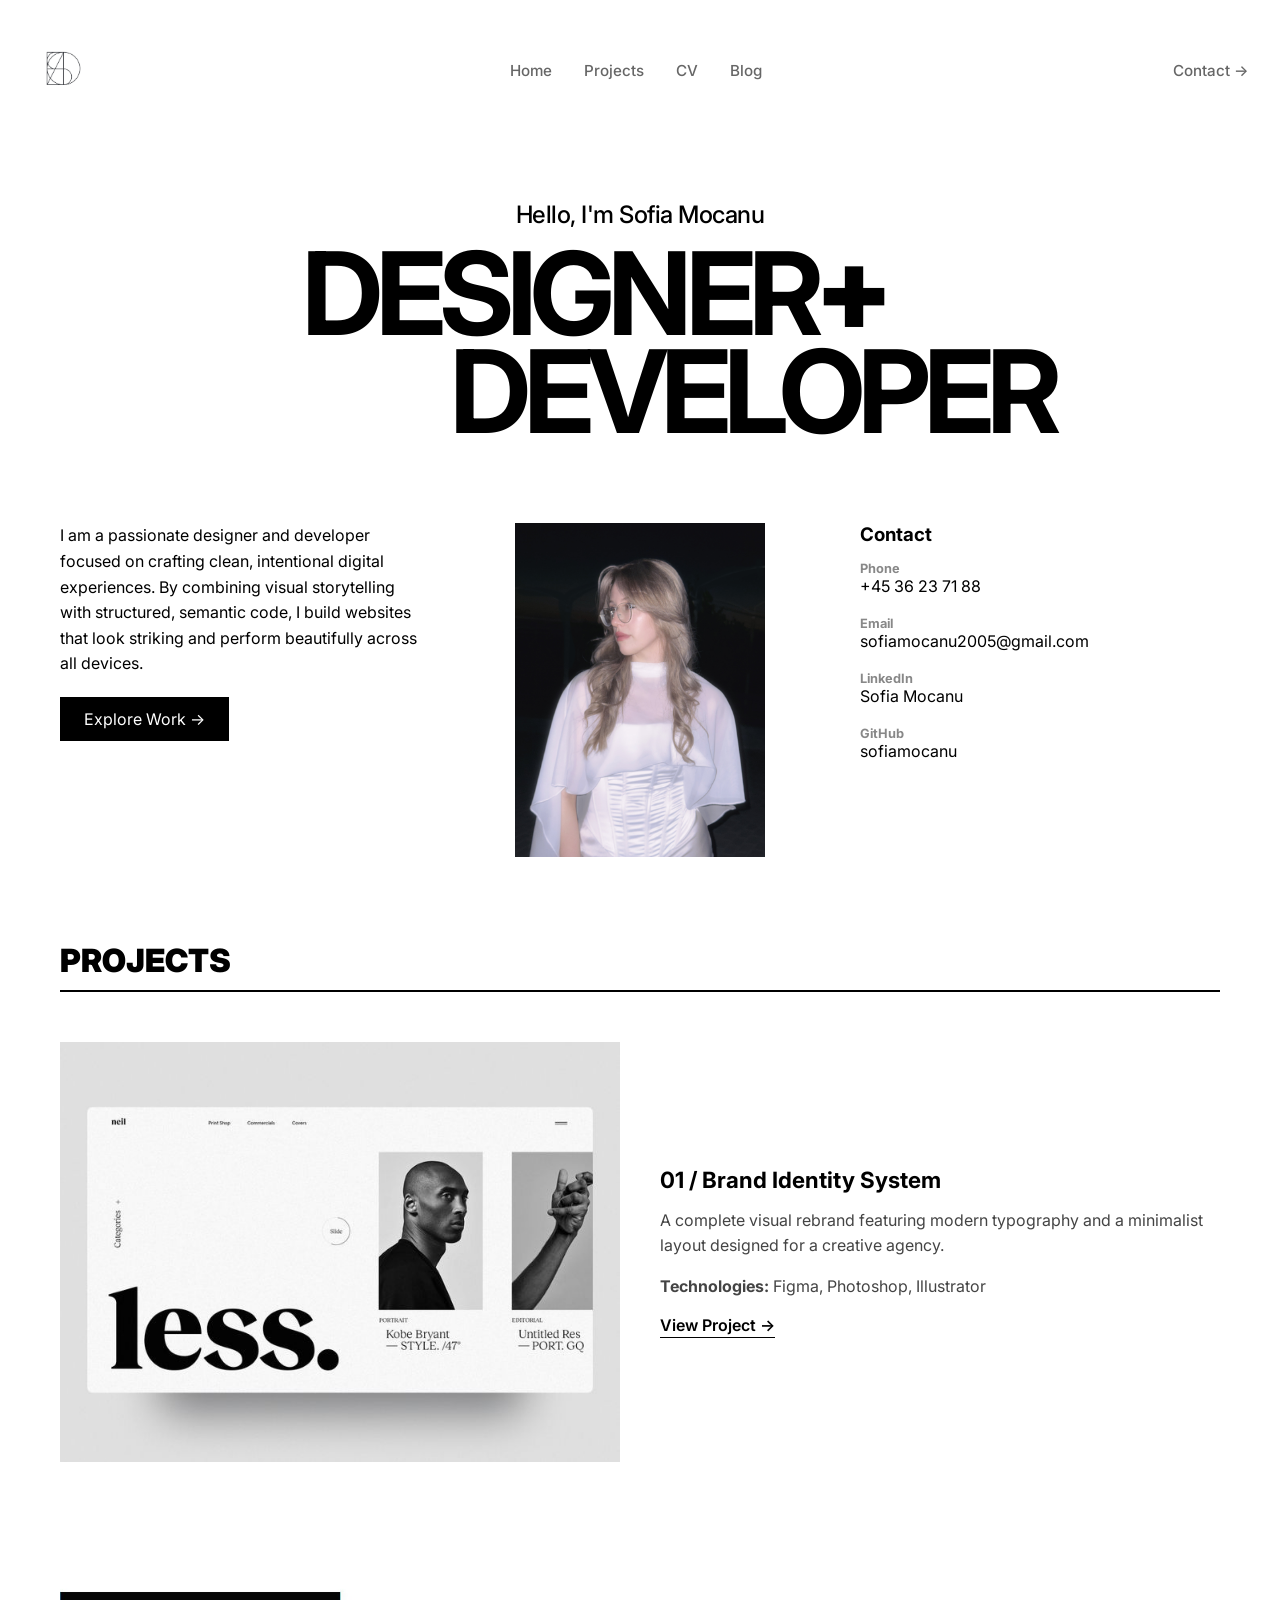
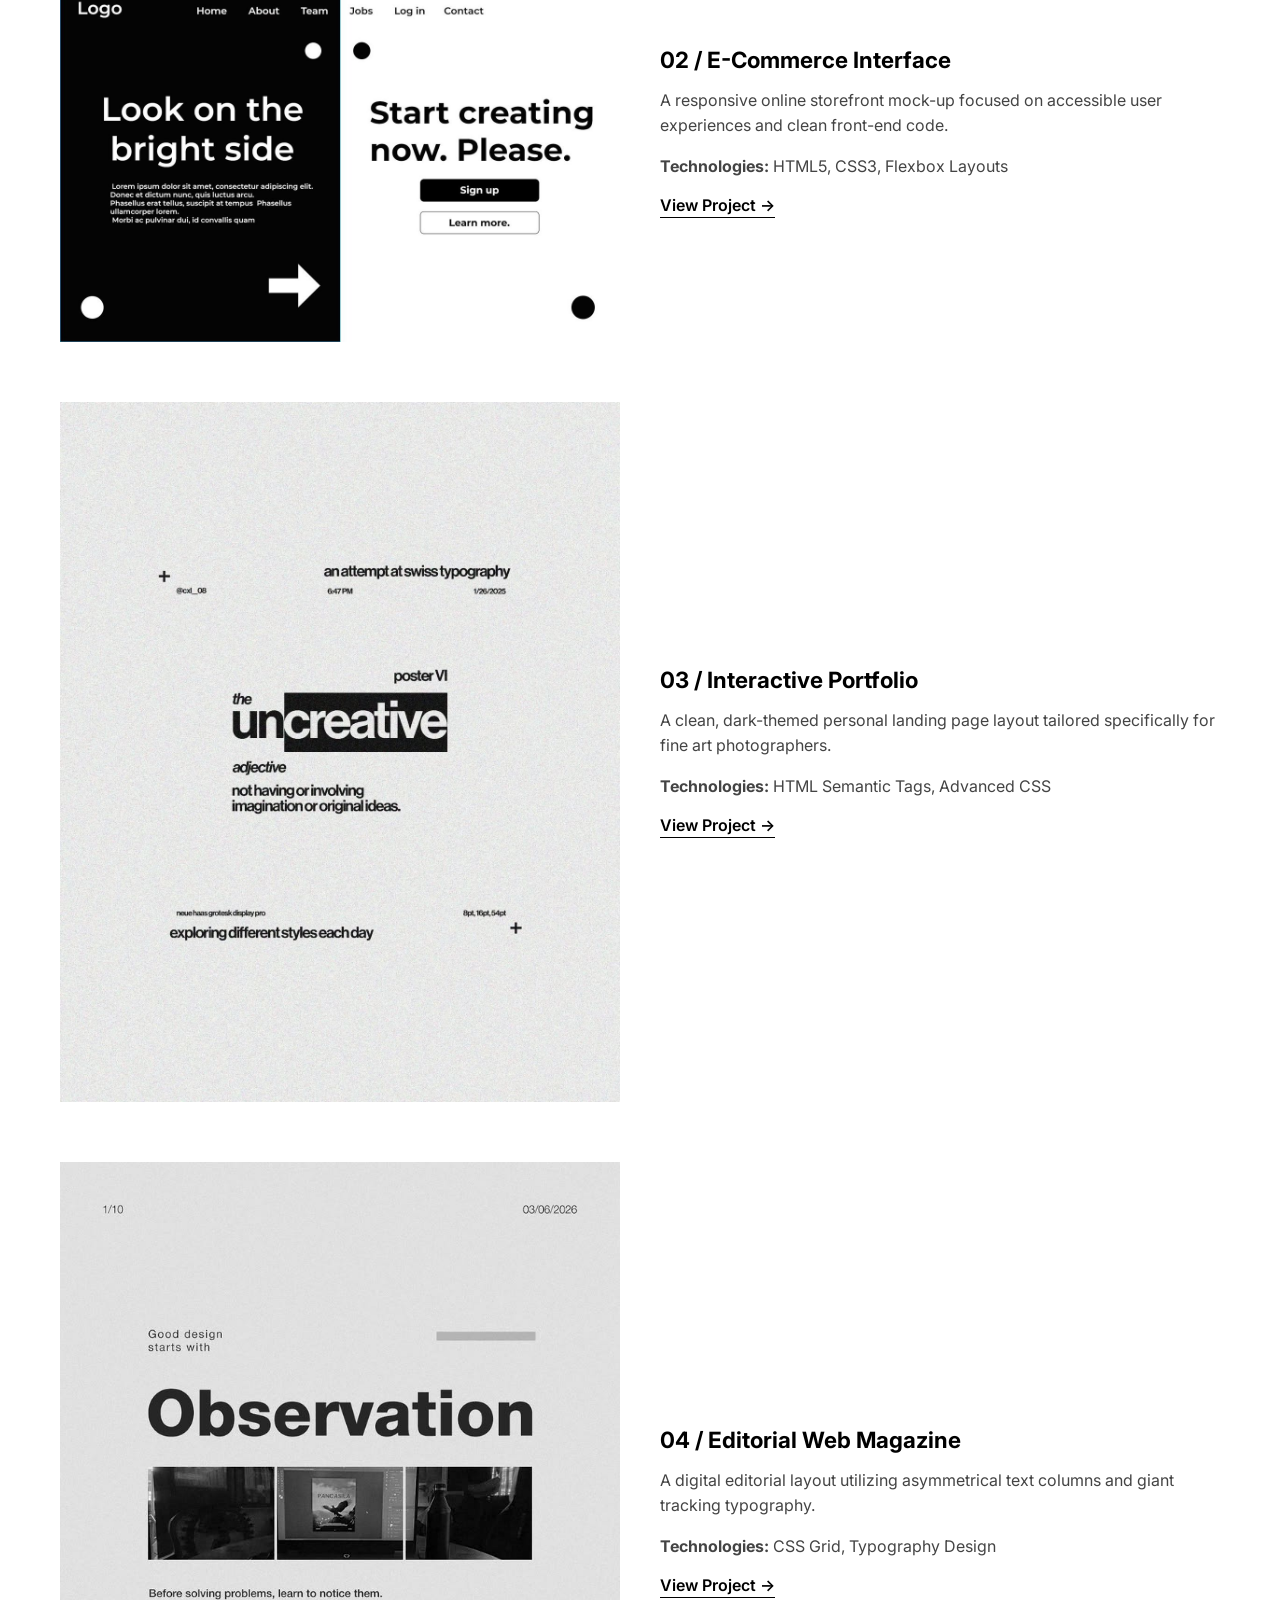
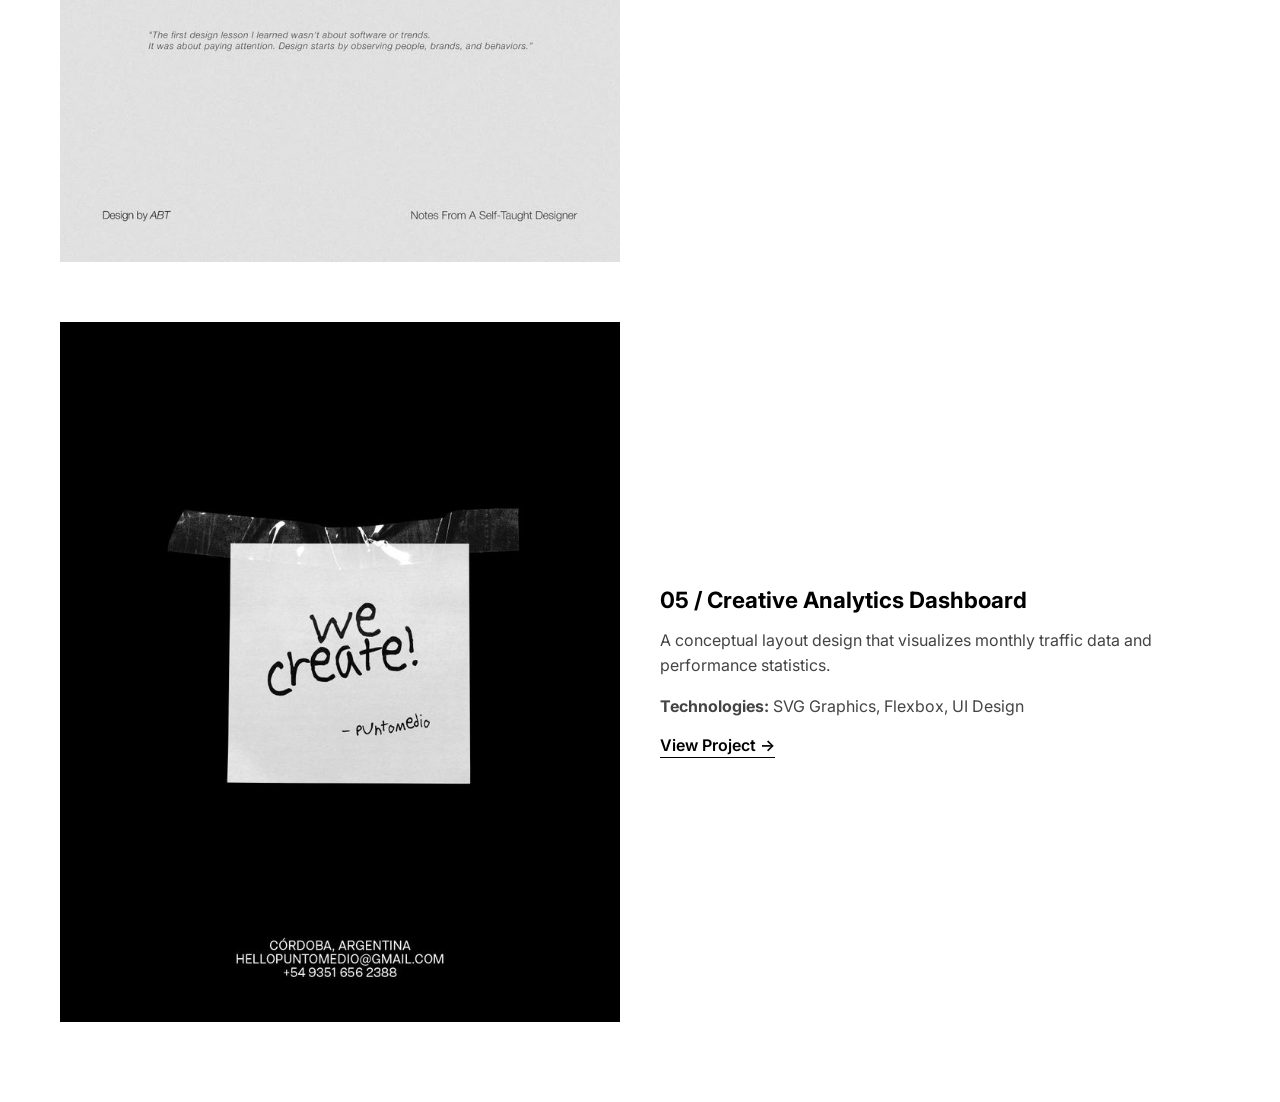
<file: index.html>
<!DOCTYPE html>
<html lang="en">
<head>
    <meta charset="UTF-8">
    <meta name="viewport" content="width=device-width, initial-scale=1.0">
    <title>About me</title>
    <link rel="preconnect" href="https://googleapis.com">
    <link rel="preconnect" href="https://gstatic.com" crossorigin>
    <link href="https://fonts.googleapis.com/css2?family=Inter:wght@400;500;700;900&display=swap" rel="stylesheet">
    <link rel="stylesheet" href="css/style.css">
</head>
<body>
    <nav>
        <a href="index.html" class="logo">
            <img src="images/LogoS.png" alt="Sofia" class="logo-image">
         </a> <!-- my logo that sits on the left -->

        <ul class = "nav-bar">
            <li><a href="index.html">Home</a></li>
            <li><a href="portfolio.html">Projects</a></li>
            <li><a href="cv.html">CV</a></li>
            <li><a href="blog.html">Blog</a></li>
        </ul>
        <a href="#contact" class="nav-button">Contact &rarr;</a>
        <!-- Contact button with arrow -->
    </nav>

    <main>
        <section class="big-text">
            <p class="big-subtitle">Hello, I'm Sofia Mocanu</p>
            <h1 class="very-big-text">
                <span class="line-one">DESIGNER<span class="plus-sign"> +</span></span>
                <span class="line-two">DEVELOPER</span>
                <!-- Encapsulated the + sign in span to isolate it so I can resize it however i want without changing the size of the text -->    
            </h1>
            <h2 style="display: none;"></h2>
        </section>

        <section class="profile" id="contact">
            <div class="bio">
                <p>
                    I am a passionate designer and developer focused on crafting clean, intentional 
                    digital experiences. By combining visual storytelling with structured, semantic 
                    code, I build websites that look striking and perform beautifully across all devices.
                </p>
                <a href="portfolio.html" class="explore-work-button">Explore Work &rarr;</a>
            </div>    

            <div class="image-profile">
                <img src="images/IMG_6511.JPG" alt="Sofia Mocanu" class="profile-pic">
            </div>


            <div class="contact">
                <h3 class="contact-title">Contact</h3>
                <ul>
            <li>
                <div>
                    <strong>Phone</strong>
                    <a href="tel:+4536237188">+45 36 23 71 88</a>
                </div>
            </li>
            <li>
                <div>
                    <strong>Email</strong>
                    <a href="mailto:sofiamocanu2005@gmail.com">sofiamocanu2005@gmail.com</a>
                </div>
            </li>
            <li>
                <div>
                    <strong>LinkedIn</strong>
                    <a href="https://www.linkedin.com/in/sofia-mocanu-10800042b/" target="_blank" rel="noopener">Sofia Mocanu</a>
                </div>
            </li>
            <li>
                <div>
                    <strong>GitHub</strong>
                    <a href="https://github.com/sofiamocanu" target="_blank" rel="noopener">sofiamocanu</a>
                </div>
            </li>
        </ul>
            </div>
        </section>

    
    <!--Projects section -->
    <section class="projects">
    
        <h2>PROJECTS</h2>

    <!-- Project 1 -->
        <div class="project-row">
            <div>
                <img src="images/Project1.jpg" alt="Project One">
            </div>
            <div>
                <h3>01 / Brand Identity System</h3>
                <p>A complete visual rebrand featuring modern typography and a minimalist layout designed for a creative agency.</p>
                <p><strong>Technologies:</strong> Figma, Photoshop, Illustrator</p>
                <a href="https://github.com" target="_blank" rel="noopener">View Project &rarr;</a>
            </div>
        </div>

    <!-- Project 2 -->
        <div class="project-row">
            <div>
                <img src="images/Project2.jpg" alt="Project Two">
            </div>
            <div>
                <h3>02 / E-Commerce Interface</h3>
                <p>A responsive online storefront mock-up focused on accessible user experiences and clean front-end code.</p>
                <p><strong>Technologies:</strong> HTML5, CSS3, Flexbox Layouts</p>
                <a href="https://github.com" target="_blank" rel="noopener">View Project &rarr;</a>
            </div>
        </div>

    <!-- Project 3 -->
        <div class="project-row">
            <div>
                <img src="images/Project3.jpg" alt="Project Three">
            </div>
            <div>
                <h3>03 / Interactive Portfolio</h3>
                <p>A clean, dark-themed personal landing page layout tailored specifically for fine art photographers.</p>
                <p><strong>Technologies:</strong> HTML Semantic Tags, Advanced CSS</p>
                <a href="https://github.com" target="_blank" rel="noopener">View Project &rarr;</a>
            </div>
        </div>

    <!-- Project 4 -->
        <div class="project-row">
            <div>
                <img src="images/Project4.jpg" alt="Project Four">
            </div>
            <div>
                <h3>04 / Editorial Web Magazine</h3>
                <p>A digital editorial layout utilizing asymmetrical text columns and giant tracking typography.</p>
                <p><strong>Technologies:</strong> CSS Grid, Typography Design</p>
                <a href="https://github.com" target="_blank" rel="noopener">View Project &rarr;</a>
            </div>
        </div>

    <!-- Project 5 -->
        <div class="project-row">
            <div>
                <img src="images/Project5.jpg" alt="Project Five">
            </div>
            <div>
                <h3>05 / Creative Analytics Dashboard</h3>
                <p>A conceptual layout design that visualizes monthly traffic data and performance statistics.</p>
                <p><strong>Technologies:</strong> SVG Graphics, Flexbox, UI Design</p>
                <a href="https://github.com" target="_blank" rel="noopener">View Project &rarr;</a>
            </div>
        </div>

    </section>


    </main>
</body>
</html>
</file>
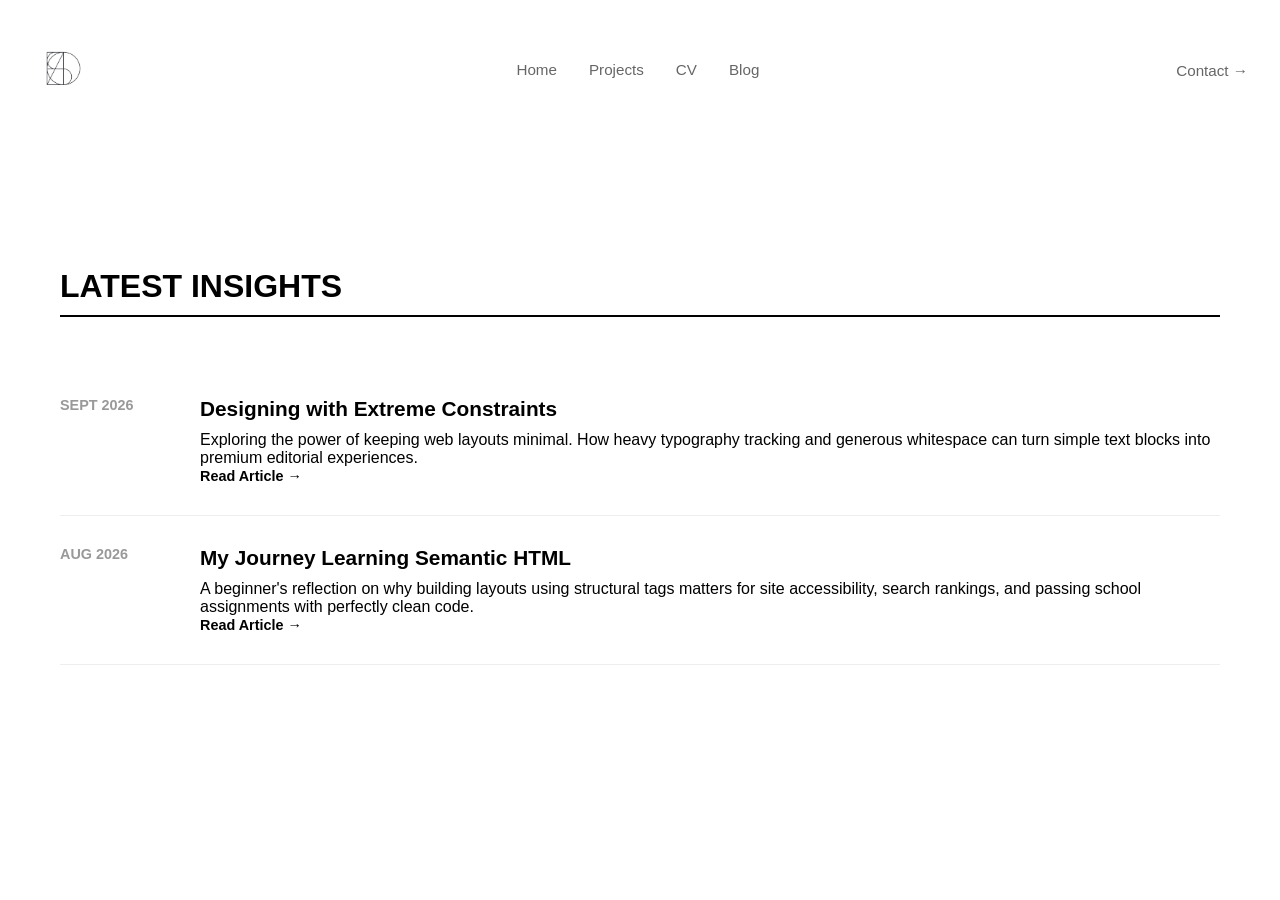
<file: blog.html>
<!DOCTYPE html>
<html lang="en">
<head>
    <meta charset="UTF-8">
    <meta name="viewport" content="width=device-width, initial-scale=1.0">
    <title>Blog</title>
    <link rel="stylesheet" href="css/style.css">
</head>
<body>
    <nav>
        <a href="index.html" class="logo">
            <img src="images/LogoS.png" alt="Sofia" class="logo-image">
         </a> <!-- my logo that sits on the left -->

        <ul class = "nav-bar">
            <li><a href="index.html">Home</a></li>
            <li><a href="portfolio.html">Projects</a></li>
            <li><a href="cv.html">CV</a></li>
            <li><a href="blog.html">Blog</a></li>
        </ul>
        <a href="#contact" class="nav-button">Contact &rarr;</a>
        <!-- contact button with arrow -->
    </nav>

    <section class="blog">
    
    <h2>LATEST INSIGHTS</h2>
   <!-- post 1 on blog -->
    <div>
        <time>Sept 2026</time>
        <div>
            <h3>Designing with Extreme Constraints</h3>
            <p>Exploring the power of keeping web layouts minimal. How heavy typography tracking and generous whitespace can turn simple text blocks into premium editorial experiences.</p>
            <a href="blog.html">Read Article &rarr;</a>
        </div>
    </div>

    <!-- post 2 on blog -->
    <div>
        <time>Aug 2026</time>
        <div>
            <h3>My Journey Learning Semantic HTML</h3>
            <p>A beginner's reflection on why building layouts using structural tags matters for site accessibility, search rankings, and passing school assignments with perfectly clean code.</p>
            <a href="blog.html">Read Article &rarr;</a>
        </div>
    </div>

</section>
</body>
</html>
</file>
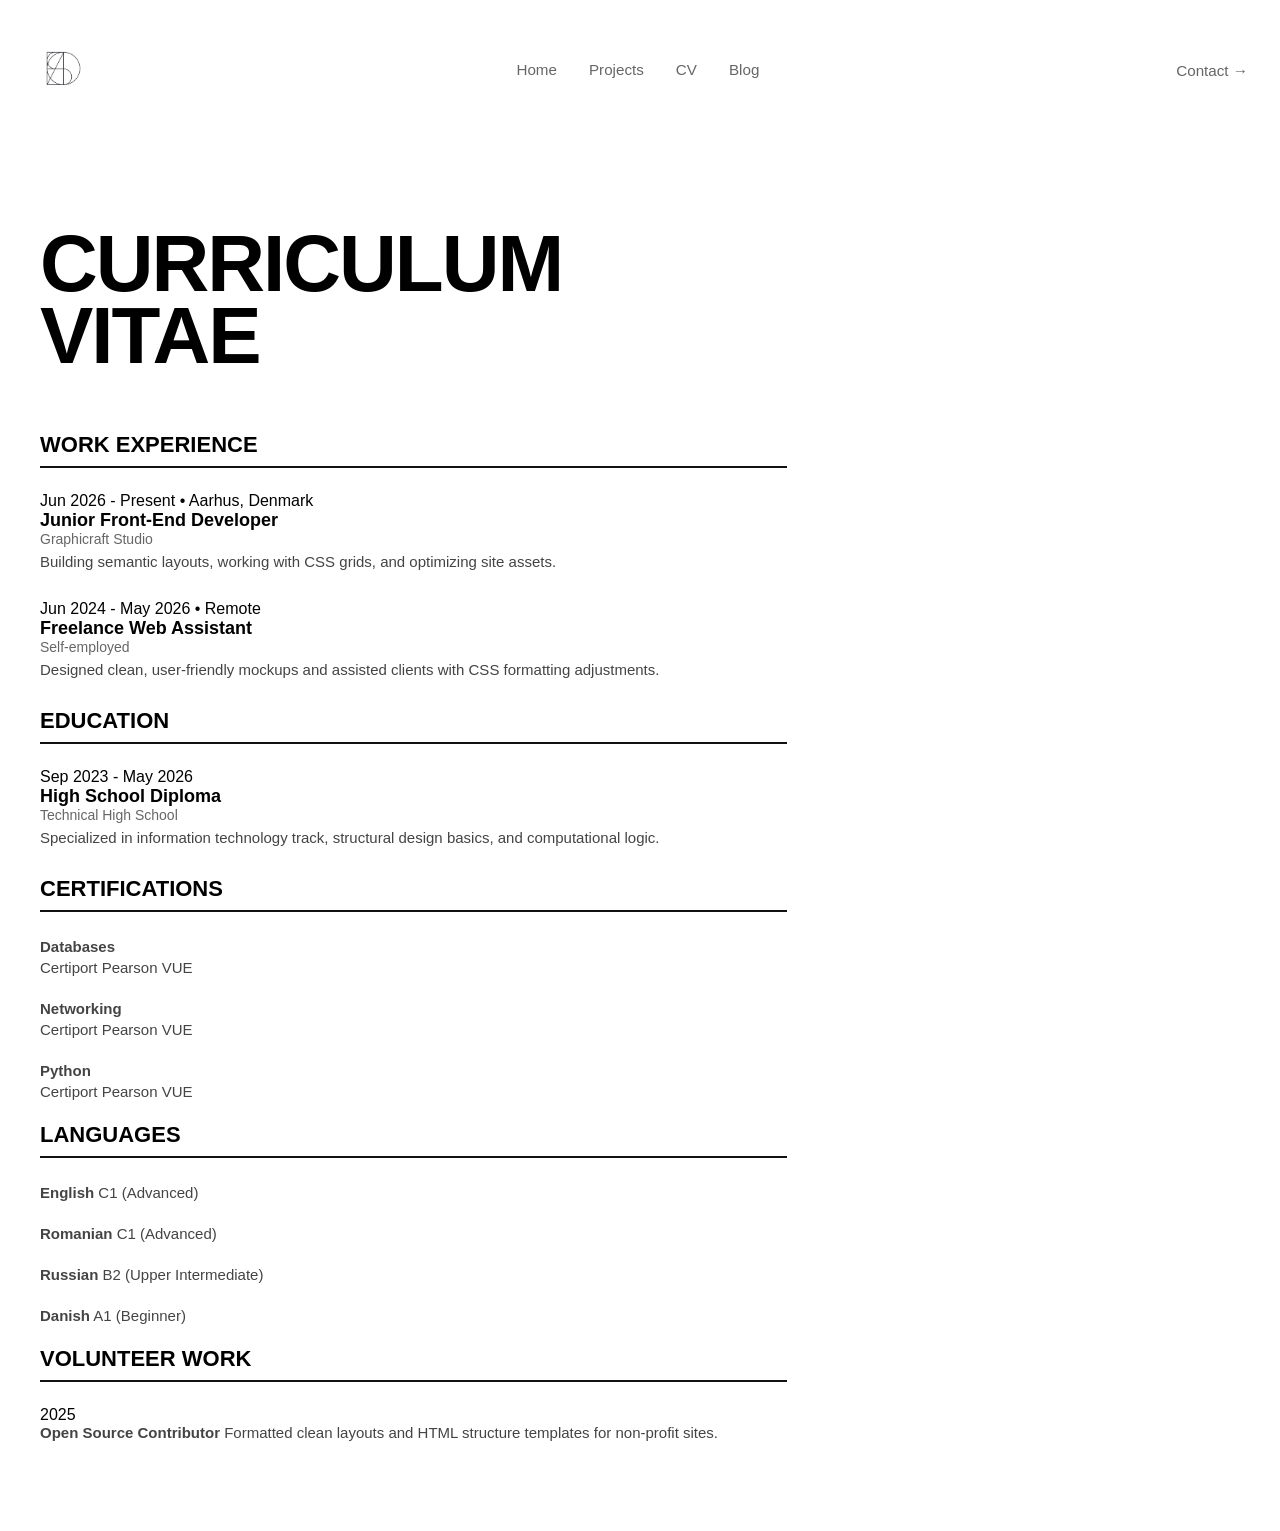
<file: cv.html>
<!DOCTYPE html>
<html lang="en">
<head>
    <meta charset="UTF-8">
    <meta name="viewport" content="width=device-width, initial-scale=1.0">
    <title>CV</title>
    <link rel="stylesheet" href="css/style.css">
</head>
<body>
    <nav>
        <a href="index.html" class="logo">
            <img src="images/LogoS.png" alt="Sofia" class="logo-image">
         </a> <!-- my logo that sits on the left -->

        <ul class = "nav-bar">
            <li><a href="index.html">Home</a></li>
            <li><a href="portfolio.html">Projects</a></li>
            <li><a href="cv.html">CV</a></li>
            <li><a href="blog.html">Blog</a></li>
        </ul>
        <a href="#contact" class="nav-button">Contact &rarr;</a>
        <!-- contact button with arrow -->
    </nav>

    <main class="cv-layout">
        <h1>CURRICULUM<br>VITAE</h1>
        <div class="cv">
            <div class="column-cv">
                <section>
                    <h2>WORK EXPERIENCE</h2>
                    <article>
                        <time>Jun 2026 - Present • Aarhus, Denmark</time>
                        <h3>Junior Front-End Developer</h3>
                        <h4>Graphicraft Studio</h4>
                        <p>Building semantic layouts, working with CSS grids, and optimizing site assets.</p>
                    </article>

                    <article>
                        <time>Jun 2024 - May 2026 • Remote</time>
                        <h3>Freelance Web Assistant</h3>
                        <h4>Self-employed</h4>
                        <p>Designed clean, user-friendly mockups and assisted clients with CSS formatting adjustments.</p>
                    </article>
                </section>
                <section>
                    <h2>EDUCATION</h2>
                    <article>
                        <time>Sep 2023 - May 2026</time>
                        <h3>High School Diploma</h3>
                        <h4>Technical High School</h4>
                        <p>Specialized in information technology track, structural design basics, and computational logic.</p>
                    </article>
                </section>
                <div class="column-side">
                <section>
                    <h2>CERTIFICATIONS</h2>
                    <ul>
                        <li><strong>Databases</strong><br>Certiport Pearson VUE</li>
                        <li><strong>Networking</strong><br>Certiport Pearson VUE</li>
                        <li><strong>Python</strong><br>Certiport Pearson VUE</li>
                    </ul>
                </section>

                <section>
                    <h2>LANGUAGES</h2>
                    <ul>
                        <li><strong>English</strong> C1 (Advanced)</li>
                        <li><strong>Romanian</strong> C1 (Advanced)</li>
                        <li><strong>Russian</strong> B2 (Upper Intermediate)</li>
                        <li><strong>Danish</strong> A1 (Beginner)</li>
                    </ul>
                </section>

                <section>
                    <h2>VOLUNTEER WORK</h2>
                    <article>
                        <time>2025</time>
                        <p><strong>Open Source Contributor</strong> Formatted clean layouts and HTML structure templates for non-profit sites.</p>
                    </article>
                </section>
            </div>
        </div>
</body>
</html>
</file>
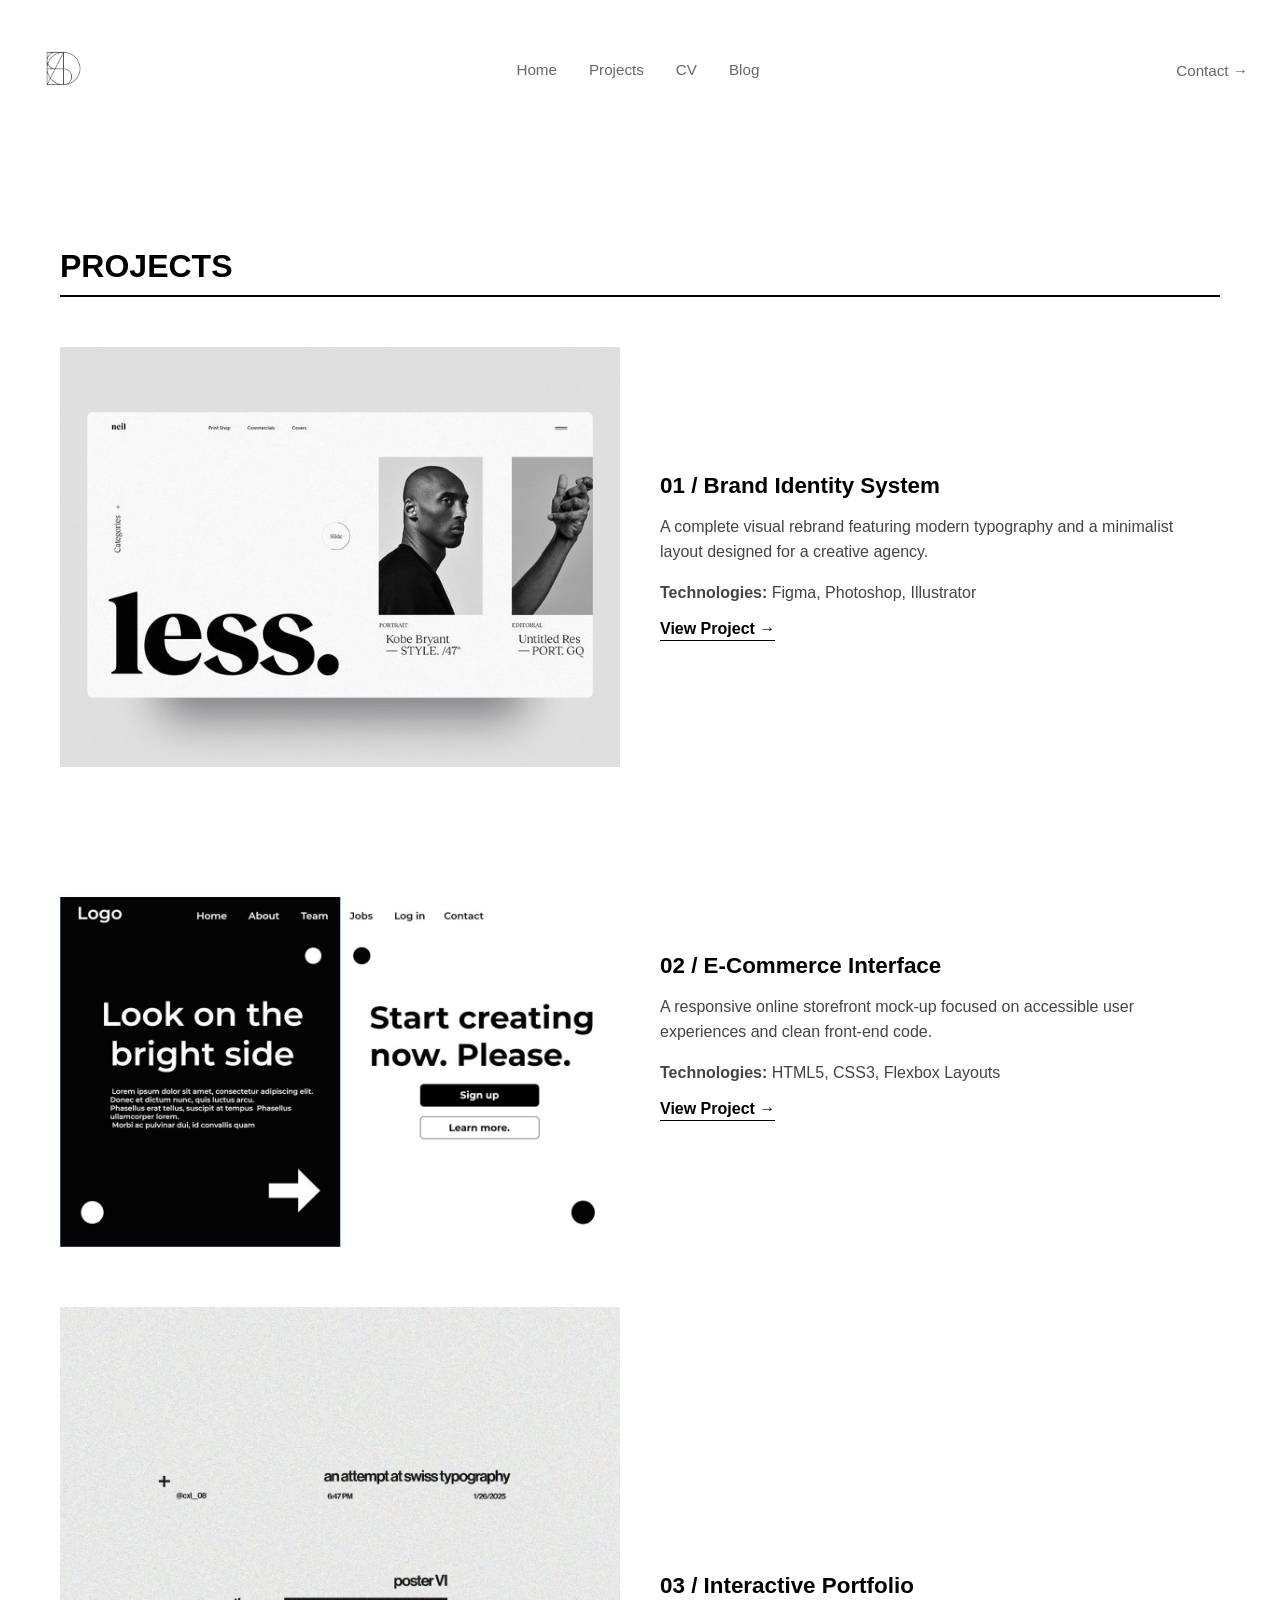
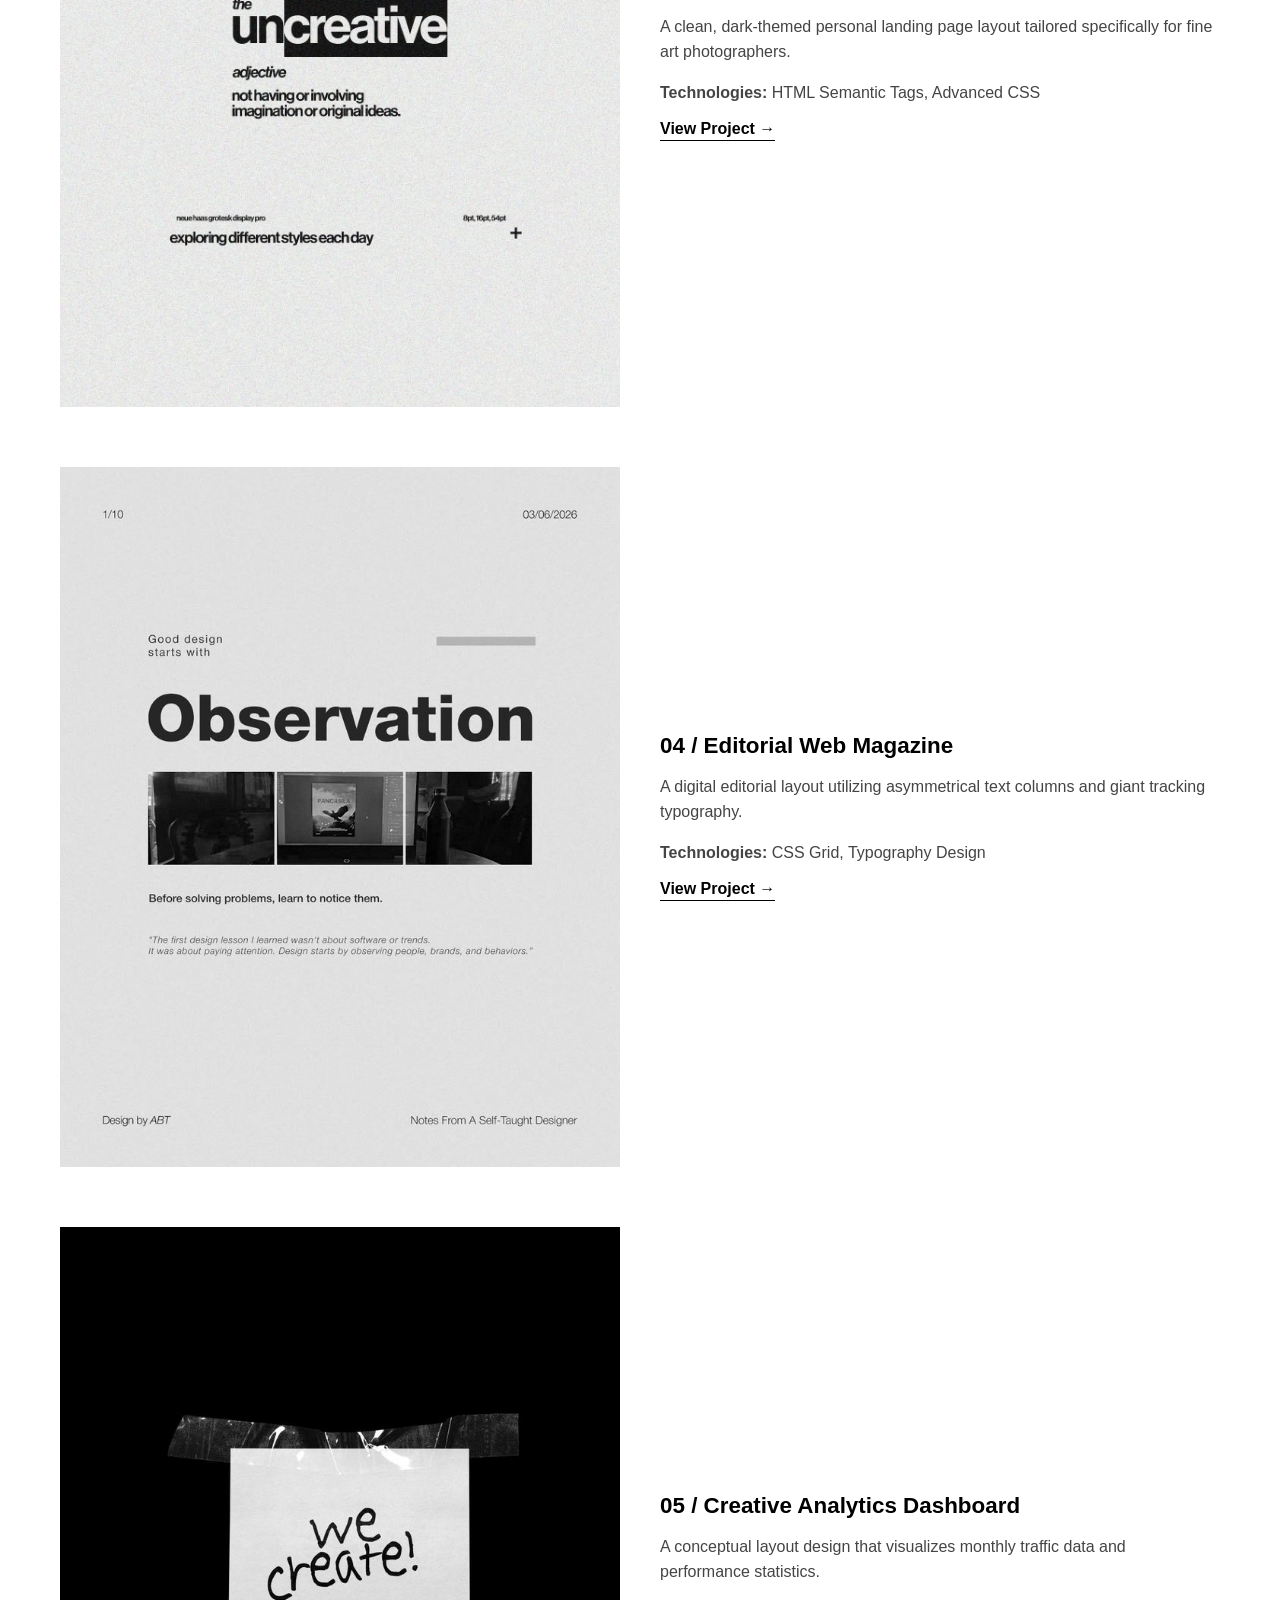
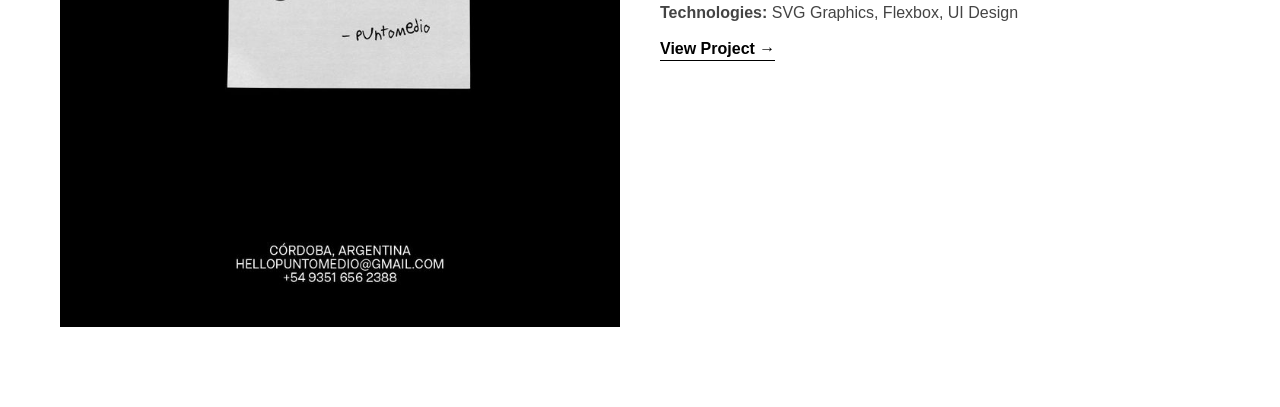
<file: portfolio.html>
<!DOCTYPE html>
<html lang="en">
<head>
    <meta charset="UTF-8">
    <meta name="viewport" content="width=device-width, initial-scale=1.0">
    <title>Portfolio</title>
    <link rel="stylesheet" href="css/style.css">
</head>
<body>
    <nav>
        <a href="index.html" class="logo">
            <img src="images/LogoS.png" alt="Sofia" class="logo-image">
         </a> <!-- my logo that sits on the left -->

        <ul class = "nav-bar">
            <li><a href="index.html">Home</a></li>
            <li><a href="portfolio.html">Projects</a></li>
            <li><a href="cv.html">CV</a></li>
            <li><a href="blog.html">Blog</a></li>
        </ul>
        <a href="#contact" class="nav-button">Contact &rarr;</a>
        <!-- Contact button with arrow -->
    </nav>

    <section class="projects">
    
        <h2>PROJECTS</h2>

    <!-- Project 1 -->
        <div class="project-row">
            <div>
                <img src="images/Project1.jpg" alt="Project One">
            </div>
            <div>
                <h3>01 / Brand Identity System</h3>
                <p>A complete visual rebrand featuring modern typography and a minimalist layout designed for a creative agency.</p>
                <p><strong>Technologies:</strong> Figma, Photoshop, Illustrator</p>
                <a href="https://github.com" target="_blank" rel="noopener">View Project &rarr;</a>
            </div>
        </div>

    <!-- Project 2 -->
        <div class="project-row">
            <div>
                <img src="images/Project2.jpg" alt="Project Two">
            </div>
            <div>
                <h3>02 / E-Commerce Interface</h3>
                <p>A responsive online storefront mock-up focused on accessible user experiences and clean front-end code.</p>
                <p><strong>Technologies:</strong> HTML5, CSS3, Flexbox Layouts</p>
                <a href="https://github.com" target="_blank" rel="noopener">View Project &rarr;</a>
            </div>
        </div>

    <!-- Project 3 -->
        <div class="project-row">
            <div>
                <img src="images/Project3.jpg" alt="Project Three">
            </div>
            <div>
                <h3>03 / Interactive Portfolio</h3>
                <p>A clean, dark-themed personal landing page layout tailored specifically for fine art photographers.</p>
                <p><strong>Technologies:</strong> HTML Semantic Tags, Advanced CSS</p>
                <a href="https://github.com" target="_blank" rel="noopener">View Project &rarr;</a>
            </div>
        </div>

    <!-- Project 4 -->
        <div class="project-row">
            <div>
                <img src="images/Project4.jpg" alt="Project Four">
            </div>
            <div>
                <h3>04 / Editorial Web Magazine</h3>
                <p>A digital editorial layout utilizing asymmetrical text columns and giant tracking typography.</p>
                <p><strong>Technologies:</strong> CSS Grid, Typography Design</p>
                <a href="https://github.com" target="_blank" rel="noopener">View Project &rarr;</a>
            </div>
        </div>

    <!-- Project 5 -->
        <div class="project-row">
            <div>
                <img src="images/Project5.jpg" alt="Project Five">
            </div>
            <div>
                <h3>05 / Creative Analytics Dashboard</h3>
                <p>A conceptual layout design that visualizes monthly traffic data and performance statistics.</p>
                <p><strong>Technologies:</strong> SVG Graphics, Flexbox, UI Design</p>
                <a href="https://github.com" target="_blank" rel="noopener">View Project &rarr;</a>
            </div>
        </div>

    </section>
</body>
</html>
</file>
<file: css/style.css>
*{
    margin: 0;
    padding: 0;
    box-sizing: border-box;
    font-family: 'Inter', -apple-system, BlinkMacSystemFont, "Segoe UI", Helvetica, Arial, sans-serif;
    -webkit-font-smoothing: antialiased;
}

body {
    background-color: #ffffff;
    color: #000000;
}

.logo{
    display: flex;
    align-items: center;
}

.logo-image{
    height: 120px;
    width: auto;
    display: block;
}

/* NAVIGATION BAR SECTION!!!!!!!!!!!!!!!!!!!!!!!!!!!!!!!!!!!!!!!!!!!!!! */
nav {
    display: flex;
    justify-content: space-between;
    align-items: center;
    padding: 1.5rem 2rem;
    background-color: #ffffff;
    position: sticky;  /* the navigation bar always sits at the top even if you scroll down */
    top: 0;
    z-index: 1000;
}

.nav-bar {
    display: flex;
    list-style: none;
    gap: 2rem;
    padding: 0;
    margin: 0;
    align-items: center;
    position: relative;
    top: -14px;
}

.nav-button {
    position: relative;
    top: -14px;
}

nav a {
    text-decoration: none;
    color: #666666;
    font-weight: 500; 
    /* idk about this, liked how it looks before */
    font-size: 0.95rem;
}

/* BIG TEXT (Hero ik) SECTION!!!!!!!!!!!!!!!!!!!!!!!!!!!!!!!!!!!!!!!!!!!!!! */
.big-text{
    max-width: 1200px;
    margin: 0 auto;
    padding: 2rem 3rem;
    text-align: center;
    display: flex;
    flex-direction: column;
    align-items: center;
}

.big-subtitle {
    font-size: 1.5rem;
    font-weight: 500;
    color: #000000;
    margin-bottom: 1rem;
    letter-spacing: -0.02em;
}

.very-big-text {
    font-size: clamp(4.5rem, 9vw, 8.5rem);
    font-weight: 700;
    color: #000000;
    letter-spacing: -0.06em;
    line-height: 0.85;
    display: flex;
    flex-direction: column;
    align-items: center;
    width: 100%;
}

.line-one {
    display: block;
    position: relative;
    padding-right: 1.4em;
}

.plus-sign {
    font-weight: 900;
    position: absolute;
    right: 0.8em;
    top: -0.05em;
}

.line-two {
    display: block;
    margin-top: 0.005em;
    padding-left: 3ch;
}

/* PROFILE SECTION!!!!!!!!!!!!!!!!!!!!!!!!!!!!!!!!!!!!!!!!!!!!!!!!!!!!! */
.profile {
    display: flex;
    justify-content: space-between;
    gap: 40px;
    max-width: 1200px;
    margin: 50px auto;      
    padding: 0 20px;
    scroll-margin-top: 140px;
}

.bio {
    flex: 1;
}

.bio p {
    line-height: 1.6;
    margin-bottom: 20px;
}

.explore-work-button {
    display: inline-block;
    background-color: #000000;
    color: #ffffff;
    text-decoration: none;
    padding: 12px 24px;
}

.image-profile {
    flex: 1;
    text-align: center;
}
.profile-pic {
    width: 250px;              
    height: auto;              
}

.contact {
    flex: 1;
    scroll-margin-top: 100px;
}

.contact-title {
    margin-bottom: 15px;
}

.contact ul {
    list-style: none;          
    padding: 0;
}

.contact li {
    margin-bottom: 20px;
}

.contact strong {
    display: block;       
    color: #888888;
    font-size: 0.8rem;
}

.contact a {
    color: #000000;
    text-decoration: none;
}

html {
    scroll-behavior: smooth;
    overflow-y: scroll; 
}

/* PROJECTS SECTION!!!!!!!!!!!!!!!!!!!!!!!!!!!!!!!!!!!!!!!!!!!!!!!!!!! */
.projects {
    max-width: 1200px;
    margin: 80px auto;
    padding: 0 20px;
}

.projects h2 {
    font-size: 2rem;
    font-weight: 900;
    margin-bottom: 50px;
    border-bottom: 2px solid #000000;
    padding-bottom: 10px;
}

.project-row {
    display: flex;
    gap: 40px;
    margin-bottom: 60px;
    align-items: center;
}

.project-row > div {
    flex: 1;
}

.project-row img {
    width: 100%;
    height: auto;
    display: block;
    background-color: #f5f5f5;
}

.project-row h3 {
    font-size: 1.4rem;
    margin-bottom: 15px;
}

.project-row p {
    line-height: 1.6;
    margin-bottom: 15px;
    color: #444444;
}

.project-row a {
    display: inline-block;
    color: #000000;
    text-decoration: none;
    font-weight: 600;
    border-bottom: 1px solid #000000;
    padding-bottom: 2px;
}

.project-row a:hover {
    color: #666666;
    border-color: #666666;
}

/* BLOG SECTION !!!!!!!!!!!!!!!!!!!!!!!!!!!!!!!!!!!!!!!!!!!!!!!!!!! */
.blog {
    max-width: 1200px;
    margin: 100px auto;
    padding: 0 20px;
}

.blog h2 {
    font-size: 2rem;
    font-weight: 900;
    margin-bottom: 50px;
    border-bottom: 2px solid #000000;
    padding-bottom: 10px;
}

.blog > div {
    display: flex;
    gap: 40px;
    padding: 30px 0;
    border-bottom: 1px solid #eeeeee;
}
/* this flex box lines up the time tag and text block side by side */

.blog time {
    font-size: 0.9rem;
    font-weight: 700;
    color: #999999;
    text-transform: uppercase;
    width: 100px;
}

.blog > div > div {
    flex: 1;
}

.blog h3 {
    font-size: 1.3rem;
    margin-bottom: 10px;
    color: #000000;
}

.blog a {
    display: inline-block;
    color: #000000;
    text-decoration: none;
    font-weight: 600;
    font-size: 0.9rem;
    transition: color 0.2s ease;
}

.blog a:hover {
    color: #666666;
}

/* CV SECTION!!!!!!!!!!!!!!!!!!!!!!!!!!!!!!!!!!!!!!!!!!!!!!!!!!!!!!!! */
.cv-layout {
    max-width: 1200px;
    margin: 60px auto;
}

.cv-layout h1 {
    font-size: 80px;
    font-weight: 900;
    line-height: 0.9;
    letter-spacing: -2px;
    margin-bottom: 60px;
}

.cv {
    display: grid;
    grid-template-columns: 2fr 1fr;
    gap: 80px;
}
/* fractional units, takes up two shares (or 2/3) / one share (1/3) of the space */

.cv h2 {
    font-size: 22px;
    font-weight: 900;
    border-bottom: 2px solid #111111;
    padding-bottom: 8px;
    margin-bottom: 24px;
}

.cv article {
    margin-bottom: 30px;
}

.cv h3 {
    font-size: 18px;
    font-weight: 700;
}

.cv h4 {
    font-size: 14px;
    color: #666666;
    font-weight: 400;
    margin-bottom: 6px;
}

.cv p {
    font-size: 15px;
    color: #444444;
}

.cv ul {
    list-style: none;
}

.cv li {
    font-size: 15px;
    color: #444444;
    margin-bottom: 20px;
    line-height: 1.4;
}


/* Max Width 1024px!!!!!!!!! */
@media (max-width: 1024px) {
    .cv {
        gap: 40px; /* reduces huge desktop spacing slightly */
    }
    
    .very-big-text {
        letter-spacing: -0.04em; /* slightly less compressed for mid-screens */
    }
}

/* Max Width 768px!!!!!!!!!!!!! */
@media (max-width: 768px) {
    /* navbar adjustments */
    nav {
        flex-direction: column;
        gap: 15px;
        padding: 1.5rem 1rem;
    }

    .nav-bar, .nav-button {
        position: static; /* this resets the negative top offset so it centers nicely */
    }

    .nav-bar {
        gap: 1.2rem;
    }

    /*smaller very-big-text  */
    .big-text {
        padding: 2rem 1rem;
    }

    .line-one, .line-two {
        padding: 0; /* clear space so big words don't clip outside screens */
        text-align: center;
    }

    .plus-sign {
        position: static; /* pulls plus sign inside normal text */
        display: inline-block;
        margin-left: 5px;
    }

    /* stack Profile columns vertically */
    .profile {
        flex-direction: column;
        gap: 30px;
        text-align: center;
    }

    .image-profile {
        order: -1; /* puts profile picture at the top of the bio card */
    }

    /* stacks Project items vertically */
    .project-row {
        flex-direction: column;
        gap: 20px;
    }

    /* stacks Blog columns vertically */
    .blog > div {
        flex-direction: column;
        gap: 10px;
        padding: 20px 0;
    }

    .blog time {
        width: auto;
    }

    /* snaps CV two-column layout into a single column layout */
    .cv {
        grid-template-columns: 1fr;
        gap: 40px;
        padding: 0 20px;
    }

    .cv-layout h1 {
        font-size: 55px;
        margin-bottom: 40px;
    }
}


@media (max-width: 375px) {
    /* narrows navbar padding so text doesn't touch screen edges */
    nav {
        padding: 1rem 0.5rem;
    }

    .nav-bar {
        gap: 0.8rem;
    }

    nav a {
        font-size: 0.85rem; /* slightly smaller menu items to fit screen width */
    }

    /* shrinks the huge titles so they don't go over lines */
    .cv-layout h1 {
        font-size: 42px;
        letter-spacing: -1px;
    }

    .projects h2, .blog h2 {
        font-size: 1.6rem;
        margin-bottom: 30px;
    }
}
</file>
